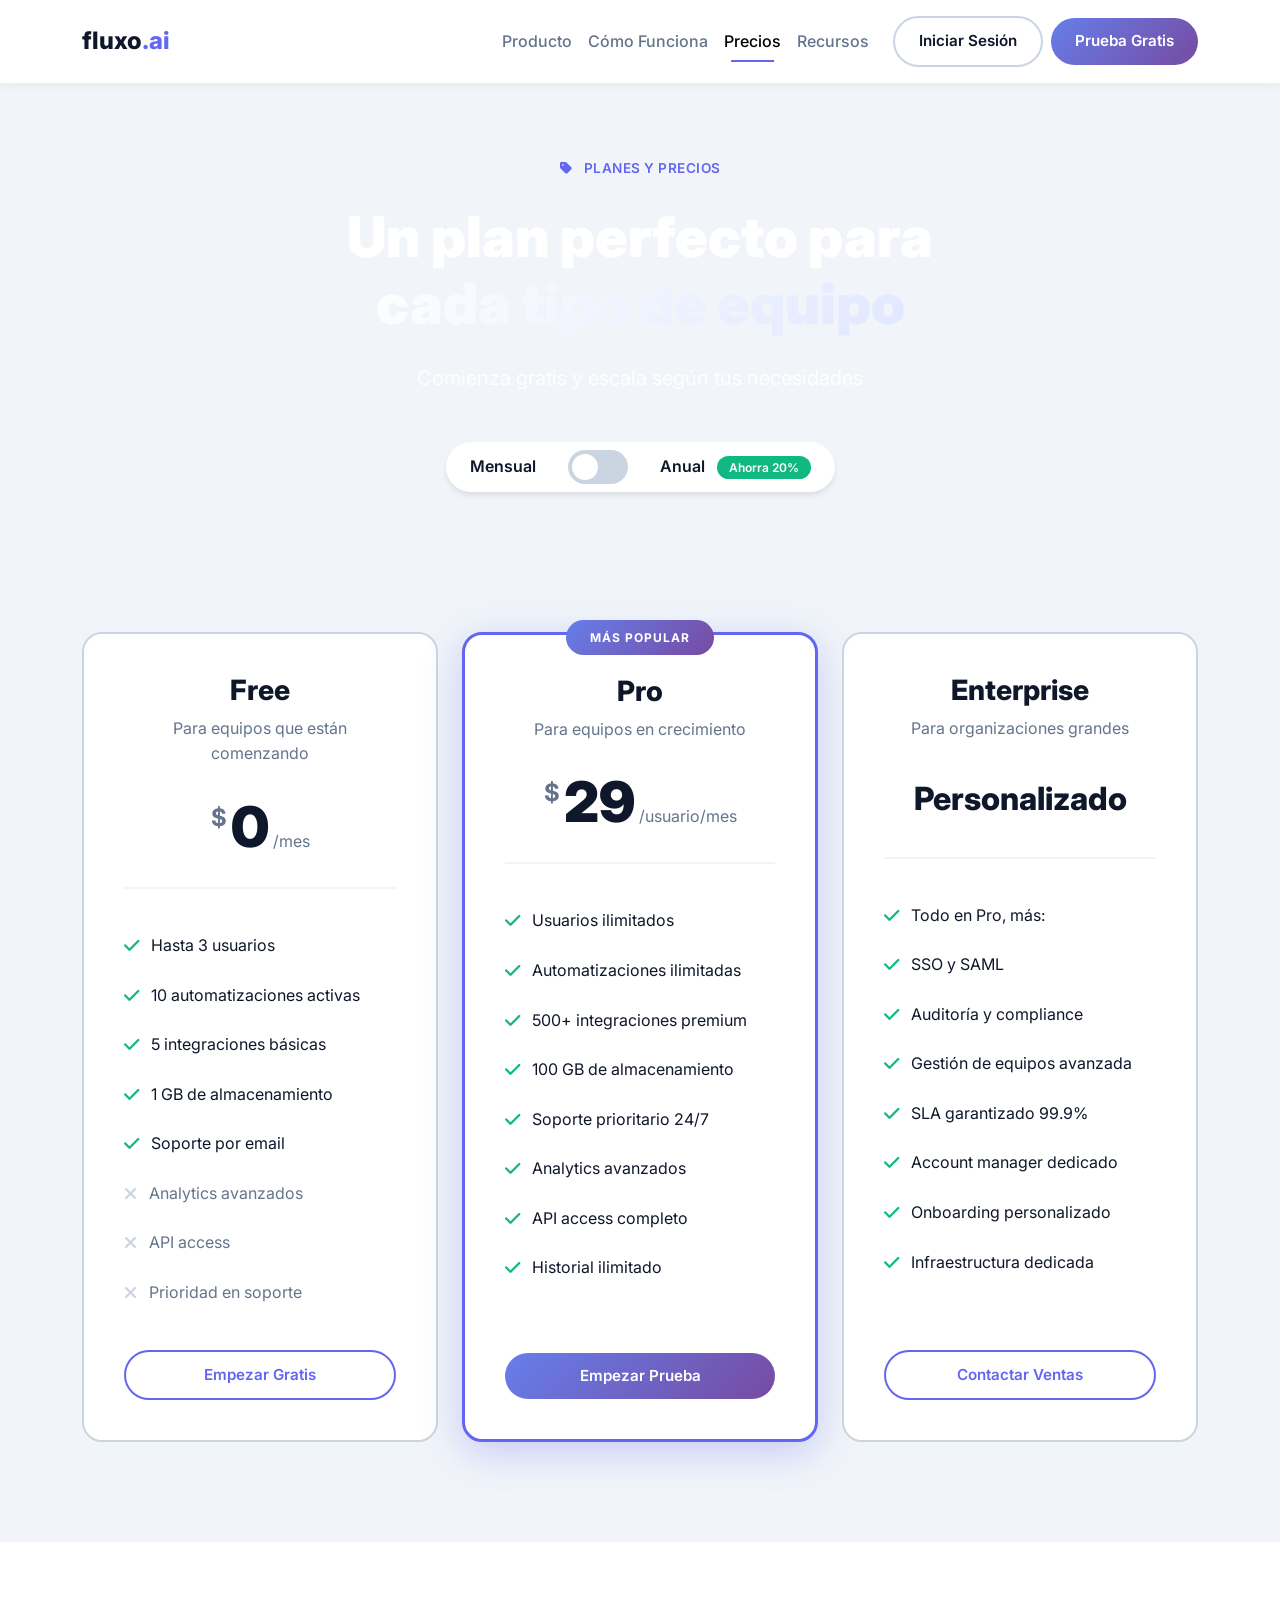
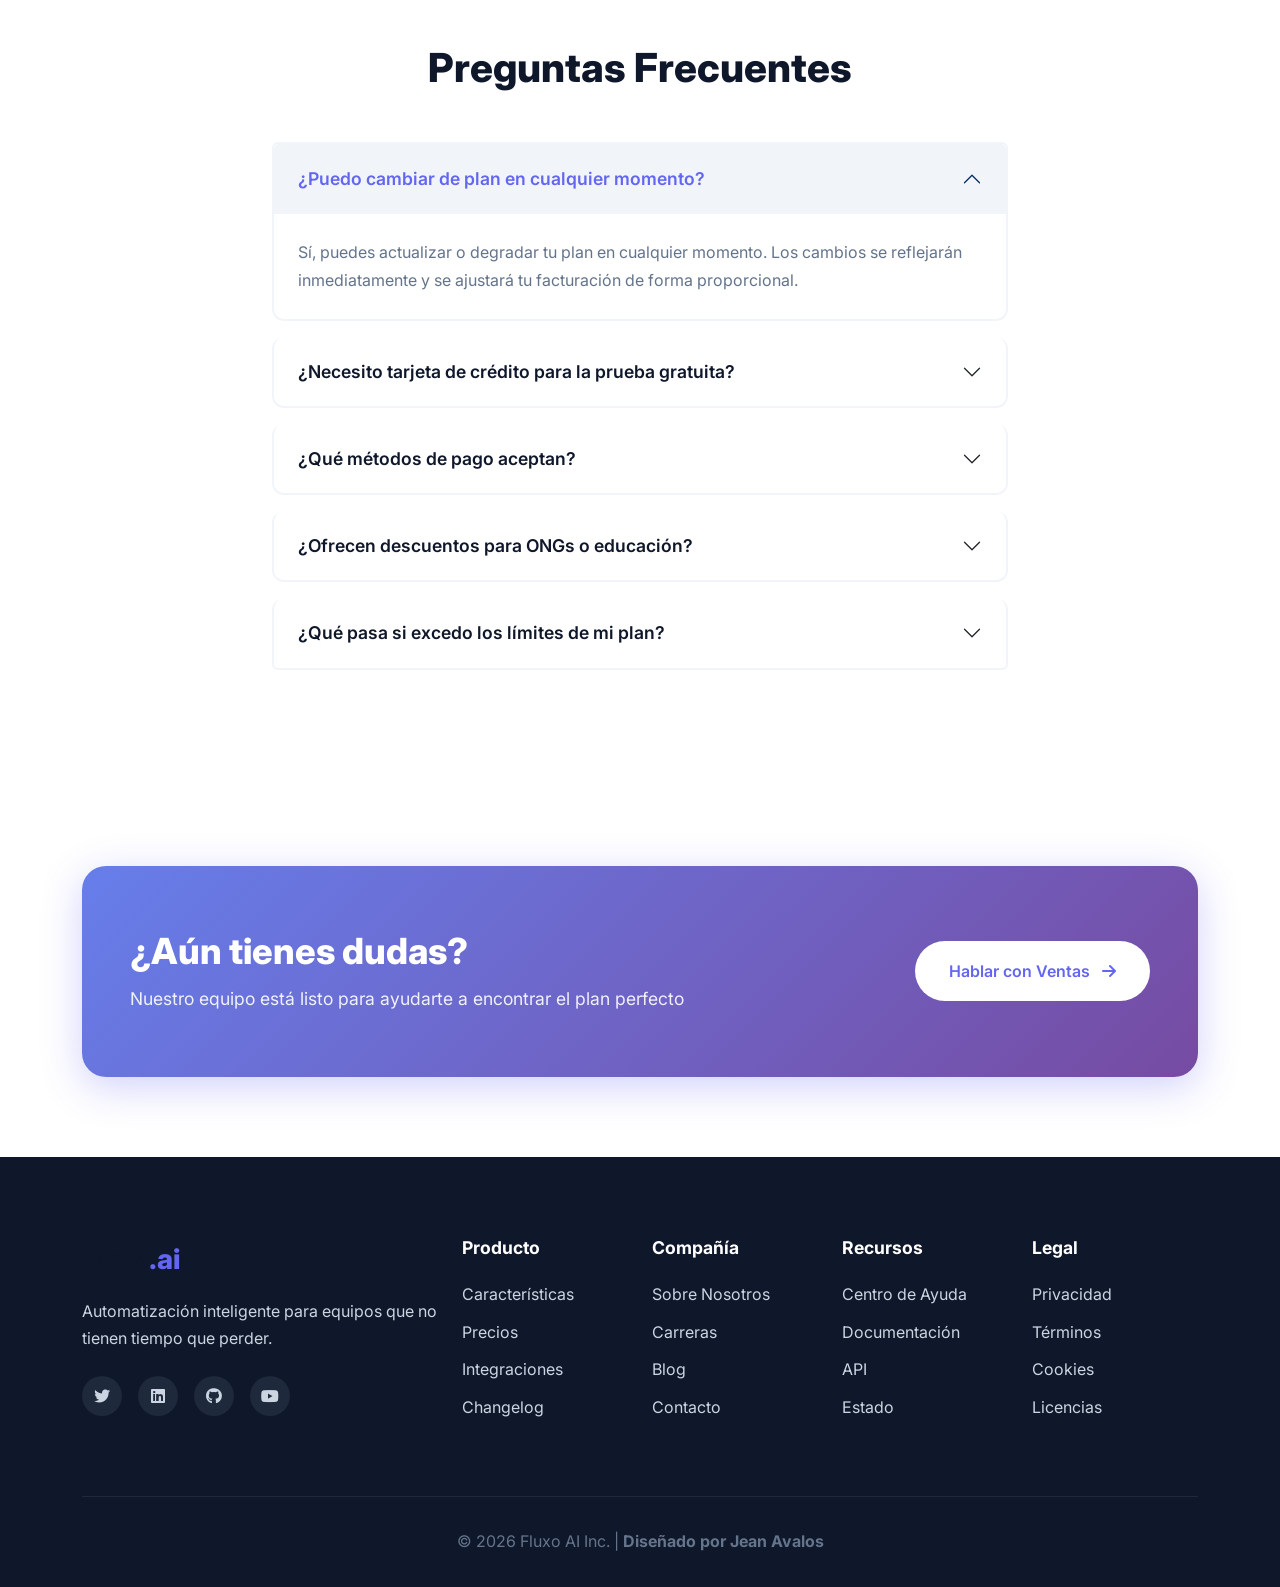
<file: precios.html>
<!DOCTYPE html>
<html lang="es">
<head>
    <meta charset="UTF-8">
    <meta name="viewport" content="width=device-width, initial-scale=1.0">
    <title>Precios | Fluxo AI</title>
    
    <link rel="icon" type="image/svg+xml" href="data:image/svg+xml,<svg xmlns='http://www.w3.org/2000/svg' viewBox='0 0 100 100'><text y='.9em' font-size='90'>⚡</text></svg>">
    
    <link href="https://cdn.jsdelivr.net/npm/bootstrap@5.3.0/dist/css/bootstrap.min.css" rel="stylesheet">
    <link href="https://fonts.googleapis.com/css2?family=Inter:wght@300;400;500;600;700;800;900&display=swap" rel="stylesheet">
    <link rel="stylesheet" href="https://cdnjs.cloudflare.com/ajax/libs/font-awesome/6.4.0/css/all.min.css">
    <link href="https://unpkg.com/aos@2.3.1/dist/aos.css" rel="stylesheet">
    <link rel="stylesheet" href="style.css">
</head>
<body>

    <!-- Navbar -->
    <nav class="navbar navbar-expand-lg fixed-top" id="mainNav">
        <div class="container">
            <a class="navbar-brand" href="index.html">
                <span class="brand-text">fluxo</span><span class="brand-accent">.ai</span>
            </a>
            <button class="navbar-toggler" type="button" data-bs-toggle="collapse" data-bs-target="#navbarNav">
                <span class="navbar-toggler-icon"></span>
            </button>
            <div class="collapse navbar-collapse" id="navbarNav">
                <ul class="navbar-nav ms-auto align-items-lg-center">
                    <li class="nav-item"><a class="nav-link" href="index.html#features">Producto</a></li>
                    <li class="nav-item"><a class="nav-link" href="index.html#how-it-works">Cómo Funciona</a></li>
                    <li class="nav-item"><a class="nav-link active" href="precios.html">Precios</a></li>
                    <li class="nav-item"><a class="nav-link" href="recursos.html">Recursos</a></li>
                    <li class="nav-item ms-lg-3">
                        <a class="btn btn-outline" href="#">Iniciar Sesión</a>
                    </li>
                    <li class="nav-item ms-2">
                        <a class="btn btn-primary" href="#">Prueba Gratis</a>
                    </li>
                </ul>
            </div>
        </div>
    </nav>

    <!-- Pricing Hero -->
    <section class="pricing-hero">
        <div class="container">
            <div class="text-center">
                <div class="badge-pill mb-3" data-aos="fade-down">
                    <i class="fas fa-tag me-2"></i>
                    PLANES Y PRECIOS
                </div>
                <h1 class="hero-title" data-aos="fade-up" data-aos-delay="100">
                    Un plan perfecto para<br>
                    <span class="gradient-text">cada tipo de equipo</span>
                </h1>
                <p class="hero-subtitle mb-5" data-aos="fade-up" data-aos-delay="200">
                    Comienza gratis y escala según tus necesidades
                </p>

                <!-- Billing Toggle -->
                <div class="billing-toggle" data-aos="fade-up" data-aos-delay="300">
                    <span class="billing-label">Mensual</span>
                    <label class="toggle-switch">
                        <input type="checkbox" id="billingToggle">
                        <span class="toggle-slider"></span>
                    </label>
                    <span class="billing-label">Anual <span class="save-badge">Ahorra 20%</span></span>
                </div>
            </div>
        </div>
    </section>

    <!-- Pricing Cards -->
    <section class="pricing-section">
        <div class="container">
            <div class="row g-4 justify-content-center">
                <!-- Free Plan -->
                <div class="col-lg-4 col-md-6" data-aos="fade-up" data-aos-delay="100">
                    <div class="pricing-card">
                        <div class="pricing-header">
                            <h3 class="plan-name">Free</h3>
                            <p class="plan-desc">Para equipos que están comenzando</p>
                        </div>
                        <div class="pricing-price">
                            <span class="currency">$</span>
                            <span class="amount monthly-price">0</span>
                            <span class="amount annual-price" style="display: none;">0</span>
                            <span class="period">/mes</span>
                        </div>
                        <ul class="pricing-features">
                            <li><i class="fas fa-check"></i> Hasta 3 usuarios</li>
                            <li><i class="fas fa-check"></i> 10 automatizaciones activas</li>
                            <li><i class="fas fa-check"></i> 5 integraciones básicas</li>
                            <li><i class="fas fa-check"></i> 1 GB de almacenamiento</li>
                            <li><i class="fas fa-check"></i> Soporte por email</li>
                            <li class="disabled"><i class="fas fa-times"></i> Analytics avanzados</li>
                            <li class="disabled"><i class="fas fa-times"></i> API access</li>
                            <li class="disabled"><i class="fas fa-times"></i> Prioridad en soporte</li>
                        </ul>
                        <a href="#" class="btn btn-outline-primary btn-block">Empezar Gratis</a>
                    </div>
                </div>

                <!-- Pro Plan -->
                <div class="col-lg-4 col-md-6" data-aos="fade-up" data-aos-delay="200">
                    <div class="pricing-card featured">
                        <div class="popular-badge">MÁS POPULAR</div>
                        <div class="pricing-header">
                            <h3 class="plan-name">Pro</h3>
                            <p class="plan-desc">Para equipos en crecimiento</p>
                        </div>
                        <div class="pricing-price">
                            <span class="currency">$</span>
                            <span class="amount monthly-price">29</span>
                            <span class="amount annual-price" style="display: none;">23</span>
                            <span class="period">/usuario/mes</span>
                        </div>
                        <ul class="pricing-features">
                            <li><i class="fas fa-check"></i> Usuarios ilimitados</li>
                            <li><i class="fas fa-check"></i> Automatizaciones ilimitadas</li>
                            <li><i class="fas fa-check"></i> 500+ integraciones premium</li>
                            <li><i class="fas fa-check"></i> 100 GB de almacenamiento</li>
                            <li><i class="fas fa-check"></i> Soporte prioritario 24/7</li>
                            <li><i class="fas fa-check"></i> Analytics avanzados</li>
                            <li><i class="fas fa-check"></i> API access completo</li>
                            <li><i class="fas fa-check"></i> Historial ilimitado</li>
                        </ul>
                        <a href="#" class="btn btn-primary btn-block">Empezar Prueba</a>
                    </div>
                </div>

                <!-- Enterprise Plan -->
                <div class="col-lg-4 col-md-6" data-aos="fade-up" data-aos-delay="300">
                    <div class="pricing-card">
                        <div class="pricing-header">
                            <h3 class="plan-name">Enterprise</h3>
                            <p class="plan-desc">Para organizaciones grandes</p>
                        </div>
                        <div class="pricing-price">
                            <span class="custom-price">Personalizado</span>
                        </div>
                        <ul class="pricing-features">
                            <li><i class="fas fa-check"></i> Todo en Pro, más:</li>
                            <li><i class="fas fa-check"></i> SSO y SAML</li>
                            <li><i class="fas fa-check"></i> Auditoría y compliance</li>
                            <li><i class="fas fa-check"></i> Gestión de equipos avanzada</li>
                            <li><i class="fas fa-check"></i> SLA garantizado 99.9%</li>
                            <li><i class="fas fa-check"></i> Account manager dedicado</li>
                            <li><i class="fas fa-check"></i> Onboarding personalizado</li>
                            <li><i class="fas fa-check"></i> Infraestructura dedicada</li>
                        </ul>
                        <a href="#" class="btn btn-outline-primary btn-block">Contactar Ventas</a>
                    </div>
                </div>
            </div>
        </div>
    </section>

    <!-- FAQ Section -->
    <section class="faq-section">
        <div class="container">
            <div class="section-header text-center">
                <h2 class="section-title" data-aos="fade-up">
                    Preguntas Frecuentes
                </h2>
            </div>

            <div class="row justify-content-center mt-5">
                <div class="col-lg-8">
                    <div class="accordion" id="faqAccordion">
                        <div class="accordion-item" data-aos="fade-up" data-aos-delay="100">
                            <h2 class="accordion-header">
                                <button class="accordion-button" type="button" data-bs-toggle="collapse" data-bs-target="#faq1">
                                    ¿Puedo cambiar de plan en cualquier momento?
                                </button>
                            </h2>
                            <div id="faq1" class="accordion-collapse collapse show" data-bs-parent="#faqAccordion">
                                <div class="accordion-body">
                                    Sí, puedes actualizar o degradar tu plan en cualquier momento. Los cambios se reflejarán inmediatamente y se ajustará tu facturación de forma proporcional.
                                </div>
                            </div>
                        </div>

                        <div class="accordion-item" data-aos="fade-up" data-aos-delay="200">
                            <h2 class="accordion-header">
                                <button class="accordion-button collapsed" type="button" data-bs-toggle="collapse" data-bs-target="#faq2">
                                    ¿Necesito tarjeta de crédito para la prueba gratuita?
                                </button>
                            </h2>
                            <div id="faq2" class="accordion-collapse collapse" data-bs-parent="#faqAccordion">
                                <div class="accordion-body">
                                    No, puedes comenzar con el plan Free sin necesidad de ingresar información de pago. Solo necesitarás una tarjeta cuando decidas actualizar a Pro o Enterprise.
                                </div>
                            </div>
                        </div>

                        <div class="accordion-item" data-aos="fade-up" data-aos-delay="300">
                            <h2 class="accordion-header">
                                <button class="accordion-button collapsed" type="button" data-bs-toggle="collapse" data-bs-target="#faq3">
                                    ¿Qué métodos de pago aceptan?
                                </button>
                            </h2>
                            <div id="faq3" class="accordion-collapse collapse" data-bs-parent="#faqAccordion">
                                <div class="accordion-body">
                                    Aceptamos todas las principales tarjetas de crédito (Visa, Mastercard, American Express), transferencias bancarias y PayPal. Para planes Enterprise ofrecemos facturación anual.
                                </div>
                            </div>
                        </div>

                        <div class="accordion-item" data-aos="fade-up" data-aos-delay="400">
                            <h2 class="accordion-header">
                                <button class="accordion-button collapsed" type="button" data-bs-toggle="collapse" data-bs-target="#faq4">
                                    ¿Ofrecen descuentos para ONGs o educación?
                                </button>
                            </h2>
                            <div id="faq4" class="accordion-collapse collapse" data-bs-parent="#faqAccordion">
                                <div class="accordion-body">
                                    Sí, ofrecemos descuentos especiales del 30% para organizaciones sin fines de lucro e instituciones educativas. Contacta a nuestro equipo de ventas para más información.
                                </div>
                            </div>
                        </div>

                        <div class="accordion-item" data-aos="fade-up" data-aos-delay="500">
                            <h2 class="accordion-header">
                                <button class="accordion-button collapsed" type="button" data-bs-toggle="collapse" data-bs-target="#faq5">
                                    ¿Qué pasa si excedo los límites de mi plan?
                                </button>
                            </h2>
                            <div id="faq5" class="accordion-collapse collapse" data-bs-parent="#faqAccordion">
                                <div class="accordion-body">
                                    Te notificaremos cuando estés cerca de alcanzar los límites de tu plan. Puedes actualizar en cualquier momento o continuar con funcionalidad limitada hasta el próximo ciclo de facturación.
                                </div>
                            </div>
                        </div>
                    </div>
                </div>
            </div>
        </div>
    </section>

    <!-- CTA Section -->
    <section class="cta-section">
        <div class="container">
            <div class="cta-box" data-aos="zoom-in">
                <div class="row align-items-center">
                    <div class="col-lg-8">
                        <h2 class="cta-title">¿Aún tienes dudas?</h2>
                        <p class="cta-subtitle">Nuestro equipo está listo para ayudarte a encontrar el plan perfecto</p>
                    </div>
                    <div class="col-lg-4 text-lg-end">
                        <a href="#" class="btn btn-light btn-lg">
                            Hablar con Ventas
                            <i class="fas fa-arrow-right ms-2"></i>
                        </a>
                    </div>
                </div>
            </div>
        </div>
    </section>

    <!-- Footer -->
    <footer class="footer">
        <div class="container">
            <div class="row g-4">
                <div class="col-lg-4">
                    <div class="footer-brand">
                        <span class="brand-text">fluxo</span><span class="brand-accent">.ai</span>
                    </div>
                    <p class="footer-desc">Automatización inteligente para equipos que no tienen tiempo que perder.</p>
                    <div class="social-links">
                        <a href="#"><i class="fab fa-twitter"></i></a>
                        <a href="#"><i class="fab fa-linkedin"></i></a>
                        <a href="#"><i class="fab fa-github"></i></a>
                        <a href="#"><i class="fab fa-youtube"></i></a>
                    </div>
                </div>

                <div class="col-lg-2 col-md-4">
                    <h5 class="footer-title">Producto</h5>
                    <ul class="footer-links">
                        <li><a href="index.html#features">Características</a></li>
                        <li><a href="precios.html">Precios</a></li>
                        <li><a href="#">Integraciones</a></li>
                        <li><a href="#">Changelog</a></li>
                    </ul>
                </div>

                <div class="col-lg-2 col-md-4">
                    <h5 class="footer-title">Compañía</h5>
                    <ul class="footer-links">
                        <li><a href="#">Sobre Nosotros</a></li>
                        <li><a href="#">Carreras</a></li>
                        <li><a href="#">Blog</a></li>
                        <li><a href="#">Contacto</a></li>
                    </ul>
                </div>

                <div class="col-lg-2 col-md-4">
                    <h5 class="footer-title">Recursos</h5>
                    <ul class="footer-links">
                        <li><a href="recursos.html">Centro de Ayuda</a></li>
                        <li><a href="#">Documentación</a></li>
                        <li><a href="#">API</a></li>
                        <li><a href="#">Estado</a></li>
                    </ul>
                </div>

                <div class="col-lg-2 col-md-4">
                    <h5 class="footer-title">Legal</h5>
                    <ul class="footer-links">
                        <li><a href="#">Privacidad</a></li>
                        <li><a href="#">Términos</a></li>
                        <li><a href="#">Cookies</a></li>
                        <li><a href="#">Licencias</a></li>
                    </ul>
                </div>
            </div>

            <div class="footer-bottom">
                <p>&copy; 2026 Fluxo AI Inc. | <strong>Diseñado por Jean Avalos</strong></p>
            </div>
        </div>
    </footer>

    <!-- Scripts -->
    <script src="https://cdn.jsdelivr.net/npm/bootstrap@5.3.0/dist/js/bootstrap.bundle.min.js"></script>
    <script src="https://unpkg.com/aos@2.3.1/dist/aos.js"></script>
    <script src="main.js"></script>
</body>

</html>
</file>
<file: style.css>
/* =================================
   FLUXO AI - MODERN SAAS DESIGN
   Designed by Jean Avalos
   ================================= */

/* ============ ROOT VARIABLES ============ */
:root {
    /* Primary Colors */
    --primary: #6366f1;
    --primary-dark: #4f46e5;
    --primary-light: #818cf8;
    
    /* Accent Colors */
    --accent: #8b5cf6;
    --accent-light: #a78bfa;
    
    /* Neutral Colors */
    --dark: #0f172a;
    --dark-light: #1e293b;
    --gray: #64748b;
    --gray-light: #cbd5e1;
    --light: #f1f5f9;
    --white: #ffffff;
    
    /* Gradient Colors */
    --gradient-1: linear-gradient(135deg, #667eea 0%, #764ba2 100%);
    --gradient-2: linear-gradient(135deg, #f093fb 0%, #f5576c 100%);
    --gradient-3: linear-gradient(135deg, #4facfe 0%, #00f2fe 100%);
    --gradient-4: linear-gradient(135deg, #43e97b 0%, #38f9d7 100%);
    --gradient-5: linear-gradient(135deg, #fa709a 0%, #fee140 100%);
    --gradient-6: linear-gradient(135deg, #30cfd0 0%, #330867 100%);
    --gradient-primary: linear-gradient(135deg, #667eea 0%, #764ba2 100%);
    
    /* Shadows */
    --shadow-sm: 0 1px 2px 0 rgba(0, 0, 0, 0.05);
    --shadow: 0 4px 6px -1px rgba(0, 0, 0, 0.1);
    --shadow-md: 0 10px 15px -3px rgba(0, 0, 0, 0.1);
    --shadow-lg: 0 20px 25px -5px rgba(0, 0, 0, 0.1);
    --shadow-xl: 0 25px 50px -12px rgba(0, 0, 0, 0.25);
    --shadow-blue: 0 10px 40px rgba(99, 102, 241, 0.3);
    
    /* Spacing */
    --section-padding: 100px 0;
    
    /* Typography */
    --font-primary: 'Inter', -apple-system, BlinkMacSystemFont, sans-serif;
}

/* ============ GLOBAL STYLES ============ */
* {
    margin: 0;
    padding: 0;
    box-sizing: border-box;
}

html {
    scroll-behavior: smooth;
    overflow-x: hidden;
}

body {
    font-family: var(--font-primary);
    font-size: 16px;
    line-height: 1.6;
    color: var(--dark);
    background-color: var(--white);
    overflow-x: hidden;
}

img {
    max-width: 100%;
    height: auto;
    display: block;
}

a {
    text-decoration: none;
    transition: all 0.3s ease;
}

/* ============ PRELOADER ============ */
#preloader {
    position: fixed;
    top: 0;
    left: 0;
    right: 0;
    bottom: 0;
    background: var(--white);
    z-index: 9999;
    display: flex;
    align-items: center;
    justify-content: center;
}

.loader-content {
    text-align: center;
}

.spinner {
    width: 50px;
    height: 50px;
    border: 4px solid var(--light);
    border-top-color: var(--primary);
    border-radius: 50%;
    animation: spin 0.8s linear infinite;
}

@keyframes spin {
    to { transform: rotate(360deg); }
}

/* ============ NAVBAR ============ */
.navbar {
    background: rgba(255, 255, 255, 0.95);
    backdrop-filter: blur(10px);
    padding: 1rem 0;
    transition: all 0.3s ease;
    box-shadow: 0 2px 10px rgba(0, 0, 0, 0.05);
}

.navbar.scrolled {
    box-shadow: var(--shadow-md);
}

.navbar-brand {
    font-size: 1.5rem;
    font-weight: 800;
    color: var(--dark);
    transition: all 0.3s ease;
}

.brand-text {
    color: var(--dark);
}

.brand-accent {
    color: var(--primary);
}

.navbar-brand:hover {
    transform: translateY(-2px);
}

.navbar-toggler {
    border: none;
    padding: 0.5rem;
}

.navbar-toggler:focus {
    box-shadow: none;
}

.navbar-toggler-icon {
    background-image: url("data:image/svg+xml,%3csvg xmlns='http://www.w3.org/2000/svg' viewBox='0 0 30 30'%3e%3cpath stroke='rgba(15, 23, 42, 1)' stroke-linecap='round' stroke-miterlimit='10' stroke-width='2' d='M4 7h22M4 15h22M4 23h22'/%3e%3c/svg%3e");
}

.nav-link {
    color: var(--gray);
    font-weight: 500;
    padding: 0.5rem 1rem;
    transition: all 0.3s ease;
    position: relative;
}

.nav-link:hover,
.nav-link.active {
    color: var(--primary);
}

.nav-link::after {
    content: '';
    position: absolute;
    bottom: 0;
    left: 50%;
    transform: translateX(-50%);
    width: 0;
    height: 2px;
    background: var(--primary);
    transition: width 0.3s ease;
}

.nav-link:hover::after,
.nav-link.active::after {
    width: 60%;
}

/* ============ BUTTONS ============ */
.btn {
    font-weight: 600;
    padding: 0.75rem 1.5rem;
    border-radius: 50px;
    transition: all 0.3s ease;
    border: 2px solid transparent;
    font-size: 0.95rem;
    text-transform: none;
}

.btn-primary {
    background: var(--gradient-primary);
    color: var(--white);
    border: none;
}

.btn-primary:hover {
    transform: translateY(-2px);
    box-shadow: var(--shadow-blue);
    color: var(--white);
}

.btn-outline {
    background: transparent;
    color: var(--dark);
    border: 2px solid var(--gray-light);
}

.btn-outline:hover {
    background: var(--dark);
    color: var(--white);
    border-color: var(--dark);
}

.btn-outline-primary {
    background: transparent;
    color: var(--primary);
    border: 2px solid var(--primary);
}

.btn-outline-primary:hover {
    background: var(--primary);
    color: var(--white);
    transform: translateY(-2px);
}

.btn-outline-light {
    background: transparent;
    color: var(--white);
    border: 2px solid rgba(255, 255, 255, 0.3);
}

.btn-outline-light:hover {
    background: var(--white);
    color: var(--primary);
    border-color: var(--white);
}

.btn-light {
    background: var(--white);
    color: var(--primary);
}

.btn-light:hover {
    transform: translateY(-2px);
    box-shadow: var(--shadow-lg);
    color: var(--primary);
}

.btn-lg {
    padding: 1rem 2rem;
    font-size: 1rem;
}

.btn-block {
    width: 100%;
}

/* ============ BADGE & PILLS ============ */
.badge-pill {
    display: inline-block;
    padding: 0.5rem 1.25rem;
    background: var(--light);
    color: var(--primary);
    border-radius: 50px;
    font-size: 0.85rem;
    font-weight: 600;
    letter-spacing: 0.5px;
}

/* ============ HERO SECTION ============ */
.hero-section {
    padding: 150px 0 100px;
    background: linear-gradient(135deg, #667eea 0%, #764ba2 100%);
    position: relative;
    overflow: hidden;
}

.hero-section::before {
    content: '';
    position: absolute;
    top: 0;
    left: 0;
    right: 0;
    bottom: 0;
    background: url("data:image/svg+xml,%3Csvg width='60' height='60' viewBox='0 0 60 60' xmlns='http://www.w3.org/2000/svg'%3E%3Cg fill='none' fill-rule='evenodd'%3E%3Cg fill='%23ffffff' fill-opacity='0.05'%3E%3Cpath d='M36 34v-4h-2v4h-4v2h4v4h2v-4h4v-2h-4zm0-30V0h-2v4h-4v2h4v4h2V6h4V4h-4zM6 34v-4H4v4H0v2h4v4h2v-4h4v-2H6zM6 4V0H4v4H0v2h4v4h2V6h4V4H6z'/%3E%3C/g%3E%3C/g%3E%3C/svg%3E");
    opacity: 0.5;
}

.hero-section .container {
    position: relative;
    z-index: 1;
}

.hero-title {
    font-size: 3.5rem;
    font-weight: 900;
    line-height: 1.2;
    color: var(--white);
    margin-bottom: 1.5rem;
}

.gradient-text {
    background: linear-gradient(135deg, #fff 0%, #e0e7ff 100%);
    -webkit-background-clip: text;
    -webkit-text-fill-color: transparent;
    background-clip: text;
}

.hero-subtitle {
    font-size: 1.25rem;
    color: rgba(255, 255, 255, 0.9);
    margin-bottom: 2rem;
    max-width: 650px;
    margin-left: auto;
    margin-right: auto;
}

.hero-cta {
    margin-bottom: 4rem;
}

.dashboard-preview {
    margin-top: 4rem;
}

.preview-wrapper {
    position: relative;
    border-radius: 20px;
    overflow: hidden;
    box-shadow: 0 30px 60px rgba(0, 0, 0, 0.3);
}

.preview-wrapper img {
    width: 100%;
    display: block;
    border-radius: 20px;
}

.preview-overlay {
    position: absolute;
    top: 0;
    left: 0;
    right: 0;
    bottom: 0;
    background: linear-gradient(to bottom, transparent 0%, rgba(0, 0, 0, 0.3) 100%);
}

.preview-stats {
    position: absolute;
    bottom: 2rem;
    left: 2rem;
    right: 2rem;
    display: flex;
    gap: 1rem;
    flex-wrap: wrap;
}

.stat-item {
    background: rgba(255, 255, 255, 0.95);
    backdrop-filter: blur(10px);
    padding: 1rem 1.5rem;
    border-radius: 12px;
    display: flex;
    align-items: center;
    gap: 0.75rem;
    box-shadow: var(--shadow-md);
}

.stat-item i {
    color: var(--primary);
    font-size: 1.5rem;
}

.stat-item span {
    font-weight: 600;
    color: var(--dark);
    font-size: 0.95rem;
}

/* ============ TRUST SECTION ============ */
.trust-section {
    padding: 60px 0;
    background: var(--white);
    border-bottom: 1px solid var(--gray-light);
}

.trust-text {
    text-align: center;
    font-size: 0.85rem;
    font-weight: 600;
    letter-spacing: 1px;
    color: var(--gray);
    margin-bottom: 2rem;
}

.brands-grid {
    display: flex;
    justify-content: center;
    align-items: center;
    gap: 3rem;
    flex-wrap: wrap;
}

.brand-item {
    font-size: 2rem;
    color: var(--gray);
    opacity: 0.5;
    transition: all 0.3s ease;
}

.brand-item:hover {
    opacity: 1;
    transform: scale(1.1);
}

/* ============ SECTION HEADERS ============ */
.section-header {
    margin-bottom: 3rem;
}

.section-title {
    font-size: 2.5rem;
    font-weight: 800;
    line-height: 1.3;
    color: var(--dark);
    margin-bottom: 1rem;
}

.section-subtitle {
    font-size: 1.15rem;
    color: var(--gray);
    max-width: 600px;
    margin: 0 auto;
}

/* ============ FEATURES SECTION ============ */
.features-section {
    padding: var(--section-padding);
    background: var(--white);
}

.feature-card {
    background: var(--white);
    padding: 2rem;
    border-radius: 16px;
    border: 2px solid var(--light);
    transition: all 0.3s ease;
    height: 100%;
}

.feature-card:hover {
    transform: translateY(-5px);
    box-shadow: var(--shadow-lg);
    border-color: var(--primary);
}

.feature-icon {
    width: 70px;
    height: 70px;
    border-radius: 16px;
    display: flex;
    align-items: center;
    justify-content: center;
    margin-bottom: 1.5rem;
    font-size: 1.75rem;
    color: var(--white);
}

.gradient-1 { background: var(--gradient-1); }
.gradient-2 { background: var(--gradient-2); }
.gradient-3 { background: var(--gradient-3); }
.gradient-4 { background: var(--gradient-4); }
.gradient-5 { background: var(--gradient-5); }
.gradient-6 { background: var(--gradient-6); }

.feature-card h3 {
    font-size: 1.25rem;
    font-weight: 700;
    color: var(--dark);
    margin-bottom: 0.75rem;
}

.feature-card p {
    color: var(--gray);
    margin: 0;
    line-height: 1.7;
}

/* ============ HOW IT WORKS SECTION ============ */
.how-it-works-section {
    padding: var(--section-padding);
    background: var(--light);
}

.steps-container {
    display: flex;
    flex-direction: column;
    gap: 2rem;
}

.step-item {
    display: flex;
    gap: 1.5rem;
    align-items: flex-start;
    padding: 2rem;
    background: var(--white);
    border-radius: 16px;
    transition: all 0.3s ease;
    border: 2px solid transparent;
}

.step-item:hover {
    transform: translateX(10px);
    box-shadow: var(--shadow-md);
    border-color: var(--primary);
}

.step-number {
    font-size: 2.5rem;
    font-weight: 900;
    background: var(--gradient-primary);
    -webkit-background-clip: text;
    -webkit-text-fill-color: transparent;
    background-clip: text;
    line-height: 1;
    flex-shrink: 0;
}

.step-content h3 {
    font-size: 1.35rem;
    font-weight: 700;
    color: var(--dark);
    margin-bottom: 0.5rem;
}

.step-content p {
    color: var(--gray);
    margin: 0;
}

.workflow-visual {
    position: relative;
}

.workflow-visual img {
    border-radius: 20px;
    box-shadow: var(--shadow-xl);
}

.workflow-badge {
    position: absolute;
    bottom: 2rem;
    right: 2rem;
    background: var(--white);
    padding: 1rem 1.5rem;
    border-radius: 12px;
    box-shadow: var(--shadow-lg);
    display: flex;
    align-items: center;
    gap: 0.75rem;
}

.workflow-badge i {
    color: #10b981;
    font-size: 1.5rem;
}

.workflow-badge span {
    font-weight: 600;
    color: var(--dark);
}

/* ============ STATS SECTION ============ */
.stats-section {
    padding: var(--section-padding);
    background: var(--dark);
}

.stat-box {
    padding: 2rem;
}

.stat-number {
    font-size: 3.5rem;
    font-weight: 900;
    background: var(--gradient-primary);
    -webkit-background-clip: text;
    -webkit-text-fill-color: transparent;
    background-clip: text;
    margin-bottom: 0.5rem;
}

.stat-label {
    color: var(--gray-light);
    font-size: 1.1rem;
    font-weight: 500;
}

/* ============ CTA SECTION ============ */
.cta-section {
    padding: 80px 0;
    background: var(--white);
}

.cta-box {
    background: var(--gradient-primary);
    padding: 4rem 3rem;
    border-radius: 24px;
    box-shadow: var(--shadow-blue);
}

.cta-title {
    font-size: 2.25rem;
    font-weight: 800;
    color: var(--white);
    margin-bottom: 0.75rem;
}

.cta-subtitle {
    font-size: 1.1rem;
    color: rgba(255, 255, 255, 0.9);
    margin: 0;
}

/* ============ PRICING SECTIONS ============ */
.pricing-hero {
    padding: 150px 0 80px;
    background: var(--light);
}

.billing-toggle {
    display: inline-flex;
    align-items: center;
    gap: 1rem;
    background: var(--white);
    padding: 0.5rem;
    border-radius: 50px;
    box-shadow: var(--shadow);
}

.billing-label {
    font-weight: 600;
    color: var(--dark);
    padding: 0 1rem;
}

.toggle-switch {
    position: relative;
    display: inline-block;
    width: 60px;
    height: 34px;
    margin: 0;
}

.toggle-switch input {
    opacity: 0;
    width: 0;
    height: 0;
}

.toggle-slider {
    position: absolute;
    cursor: pointer;
    top: 0;
    left: 0;
    right: 0;
    bottom: 0;
    background: var(--gray-light);
    transition: 0.4s;
    border-radius: 34px;
}

.toggle-slider:before {
    position: absolute;
    content: "";
    height: 26px;
    width: 26px;
    left: 4px;
    bottom: 4px;
    background: var(--white);
    transition: 0.4s;
    border-radius: 50%;
}

input:checked + .toggle-slider {
    background: var(--primary);
}

input:checked + .toggle-slider:before {
    transform: translateX(26px);
}

.save-badge {
    background: #10b981;
    color: var(--white);
    padding: 0.25rem 0.75rem;
    border-radius: 20px;
    font-size: 0.75rem;
    margin-left: 0.5rem;
}

.pricing-section {
    padding: 60px 0 100px;
    background: var(--light);
}

.pricing-card {
    background: var(--white);
    border-radius: 20px;
    padding: 2.5rem;
    border: 2px solid var(--gray-light);
    transition: all 0.3s ease;
    height: 100%;
    display: flex;
    flex-direction: column;
    position: relative;
}

.pricing-card:hover {
    transform: translateY(-10px);
    box-shadow: var(--shadow-xl);
    border-color: var(--primary);
}

.pricing-card.featured {
    border-color: var(--primary);
    border-width: 3px;
    box-shadow: var(--shadow-blue);
}

.popular-badge {
    position: absolute;
    top: -15px;
    left: 50%;
    transform: translateX(-50%);
    background: var(--gradient-primary);
    color: var(--white);
    padding: 0.5rem 1.5rem;
    border-radius: 50px;
    font-size: 0.75rem;
    font-weight: 700;
    letter-spacing: 1px;
}

.pricing-header {
    text-align: center;
    margin-bottom: 2rem;
}

.plan-name {
    font-size: 1.75rem;
    font-weight: 800;
    color: var(--dark);
    margin-bottom: 0.5rem;
}

.plan-desc {
    color: var(--gray);
    margin: 0;
}

.pricing-price {
    text-align: center;
    margin-bottom: 2rem;
    padding-bottom: 2rem;
    border-bottom: 2px solid var(--light);
}

.currency {
    font-size: 1.5rem;
    font-weight: 700;
    color: var(--gray);
    vertical-align: top;
}

.amount {
    font-size: 3.5rem;
    font-weight: 900;
    color: var(--dark);
    line-height: 1;
}

.period {
    color: var(--gray);
    font-size: 1rem;
}

.custom-price {
    font-size: 2rem;
    font-weight: 800;
    color: var(--dark);
}

.pricing-features {
    list-style: none;
    padding: 0;
    margin: 0 0 2rem 0;
    flex-grow: 1;
}

.pricing-features li {
    padding: 0.75rem 0;
    color: var(--dark);
    display: flex;
    align-items: center;
    gap: 0.75rem;
}

.pricing-features li i {
    color: #10b981;
    font-size: 1.1rem;
}

.pricing-features li.disabled {
    color: var(--gray);
}

.pricing-features li.disabled i {
    color: var(--gray-light);
}

/* ============ FAQ SECTION ============ */
.faq-section {
    padding: var(--section-padding);
    background: var(--white);
}

.accordion-item {
    border: 2px solid var(--light);
    border-radius: 12px;
    margin-bottom: 1rem;
    overflow: hidden;
}

.accordion-button {
    background: var(--white);
    color: var(--dark);
    font-weight: 600;
    padding: 1.5rem;
    font-size: 1.1rem;
    border: none;
    box-shadow: none !important;
}

.accordion-button:not(.collapsed) {
    background: var(--light);
    color: var(--primary);
}

.accordion-button::after {
    background-size: 1.25rem;
}

.accordion-body {
    padding: 1.5rem;
    color: var(--gray);
    line-height: 1.8;
}

/* ============ RESOURCES PAGE ============ */
.resources-hero {
    padding: 150px 0 80px;
    background: var(--light);
}

.search-bar {
    max-width: 600px;
    margin: 2rem auto 0;
    position: relative;
}

.search-bar i {
    position: absolute;
    left: 1.5rem;
    top: 50%;
    transform: translateY(-50%);
    color: var(--gray);
    font-size: 1.25rem;
}

.search-bar input {
    width: 100%;
    padding: 1.25rem 1.5rem 1.25rem 4rem;
    border: 2px solid var(--gray-light);
    border-radius: 50px;
    font-size: 1rem;
    transition: all 0.3s ease;
    background: var(--white);
}

.search-bar input:focus {
    outline: none;
    border-color: var(--primary);
    box-shadow: var(--shadow-blue);
}

.quick-links-section {
    padding: 60px 0;
    background: var(--white);
}

.quick-link-card {
    background: var(--white);
    padding: 2rem;
    border-radius: 16px;
    border: 2px solid var(--light);
    text-align: center;
    transition: all 0.3s ease;
    display: block;
    height: 100%;
}

.quick-link-card:hover {
    transform: translateY(-5px);
    box-shadow: var(--shadow-lg);
    border-color: var(--primary);
}

.quick-link-card .icon-wrapper {
    width: 80px;
    height: 80px;
    margin: 0 auto 1.5rem;
    border-radius: 20px;
    display: flex;
    align-items: center;
    justify-content: center;
    font-size: 2rem;
    color: var(--white);
}

.quick-link-card h4 {
    font-size: 1.25rem;
    font-weight: 700;
    color: var(--dark);
    margin-bottom: 0.5rem;
}

.quick-link-card p {
    color: var(--gray);
    margin: 0;
}

.categories-section {
    padding: var(--section-padding);
    background: var(--light);
}

.categories-filter {
    display: flex;
    justify-content: center;
    flex-wrap: wrap;
    gap: 1rem;
}

.filter-btn {
    padding: 0.75rem 1.5rem;
    border: 2px solid var(--gray-light);
    background: var(--white);
    color: var(--gray);
    border-radius: 50px;
    font-weight: 600;
    cursor: pointer;
    transition: all 0.3s ease;
}

.filter-btn:hover,
.filter-btn.active {
    background: var(--primary);
    color: var(--white);
    border-color: var(--primary);
}

.featured-article {
    background: var(--white);
    border-radius: 20px;
    overflow: hidden;
    box-shadow: var(--shadow-lg);
    padding: 2rem;
}

.featured-article img {
    border-radius: 16px;
}

.article-badge {
    display: inline-block;
    background: var(--gradient-primary);
    color: var(--white);
    padding: 0.5rem 1rem;
    border-radius: 50px;
    font-size: 0.75rem;
    font-weight: 700;
    letter-spacing: 1px;
    margin-bottom: 1rem;
}

.article-title {
    font-size: 2rem;
    font-weight: 800;
    color: var(--dark);
    margin-bottom: 1rem;
}

.article-excerpt {
    color: var(--gray);
    font-size: 1.1rem;
    line-height: 1.7;
    margin-bottom: 1.5rem;
}

.article-meta {
    display: flex;
    gap: 2rem;
    color: var(--gray);
    font-size: 0.9rem;
}

.article-card {
    background: var(--white);
    border-radius: 16px;
    overflow: hidden;
    transition: all 0.3s ease;
    border: 2px solid var(--light);
    height: 100%;
    display: flex;
    flex-direction: column;
}

.article-card:hover {
    transform: translateY(-5px);
    box-shadow: var(--shadow-lg);
    border-color: var(--primary);
}

.article-image {
    position: relative;
    overflow: hidden;
}

.article-image img {
    width: 100%;
    height: 250px;
    object-fit: cover;
    transition: transform 0.3s ease;
}

.article-card:hover .article-image img {
    transform: scale(1.05);
}

.category-tag {
    position: absolute;
    top: 1rem;
    right: 1rem;
    padding: 0.5rem 1rem;
    border-radius: 50px;
    font-size: 0.75rem;
    font-weight: 700;
    text-transform: uppercase;
}

.category-tag.tutorial { background: #3b82f6; color: var(--white); }
.category-tag.guia { background: #8b5cf6; color: var(--white); }
.category-tag.caso { background: #10b981; color: var(--white); }
.category-tag.integracion { background: #f59e0b; color: var(--white); }
.category-tag.blog { background: #ef4444; color: var(--white); }

.article-content {
    padding: 1.5rem;
    flex-grow: 1;
    display: flex;
    flex-direction: column;
}

.article-content h3 {
    font-size: 1.25rem;
    font-weight: 700;
    color: var(--dark);
    margin-bottom: 0.75rem;
}

.article-content p {
    color: var(--gray);
    line-height: 1.7;
    margin-bottom: auto;
}

.article-content .article-meta {
    margin-top: 1rem;
    padding-top: 1rem;
    border-top: 1px solid var(--light);
    font-size: 0.85rem;
}

.newsletter-section {
    padding: 80px 0;
    background: var(--white);
}

.newsletter-box {
    background: var(--light);
    padding: 3rem;
    border-radius: 20px;
}

.newsletter-title {
    font-size: 2rem;
    font-weight: 800;
    color: var(--dark);
    margin-bottom: 0.75rem;
}

.newsletter-subtitle {
    color: var(--gray);
    font-size: 1.1rem;
    margin: 0;
}

.newsletter-form {
    display: flex;
    gap: 1rem;
}

.newsletter-form input {
    flex: 1;
    padding: 1rem 1.5rem;
    border: 2px solid var(--gray-light);
    border-radius: 50px;
    font-size: 1rem;
}

.newsletter-form input:focus {
    outline: none;
    border-color: var(--primary);
}

.newsletter-note {
    margin-top: 0.75rem;
    font-size: 0.85rem;
    color: var(--gray);
}

/* ============ FOOTER ============ */
.footer {
    background: var(--dark);
    padding: 80px 0 0;
    color: var(--gray-light);
}

.footer-brand {
    font-size: 1.75rem;
    font-weight: 800;
    margin-bottom: 1rem;
}

.footer-desc {
    color: var(--gray-light);
    margin-bottom: 1.5rem;
    line-height: 1.7;
}

.social-links {
    display: flex;
    gap: 1rem;
}

.social-links a {
    width: 40px;
    height: 40px;
    border-radius: 50%;
    background: var(--dark-light);
    color: var(--gray-light);
    display: flex;
    align-items: center;
    justify-content: center;
    transition: all 0.3s ease;
}

.social-links a:hover {
    background: var(--primary);
    color: var(--white);
    transform: translateY(-3px);
}

.footer-title {
    font-size: 1.1rem;
    font-weight: 700;
    color: var(--white);
    margin-bottom: 1.5rem;
}

.footer-links {
    list-style: none;
    padding: 0;
    margin: 0;
}

.footer-links li {
    margin-bottom: 0.75rem;
}

.footer-links a {
    color: var(--gray-light);
    transition: all 0.3s ease;
}

.footer-links a:hover {
    color: var(--primary);
    padding-left: 5px;
}

.footer-bottom {
    margin-top: 4rem;
    padding: 2rem 0;
    border-top: 1px solid var(--dark-light);
    text-align: center;
}

.footer-bottom p {
    margin: 0;
    color: var(--gray);
}

/* ============ RESPONSIVE ============ */
@media (max-width: 991px) {
    .hero-title {
        font-size: 2.5rem;
    }
    
    .section-title {
        font-size: 2rem;
    }
    
    .navbar-collapse {
        background: var(--white);
        padding: 1rem;
        border-radius: 12px;
        margin-top: 1rem;
        box-shadow: var(--shadow-lg);
    }
    
    .nav-link::after {
        display: none;
    }
    
    .cta-box {
        padding: 2.5rem 2rem;
        text-align: center;
    }
    
    .newsletter-form {
        flex-direction: column;
    }
}

@media (max-width: 767px) {
    .hero-title {
        font-size: 2rem;
    }
    
    .hero-subtitle {
        font-size: 1rem;
    }
    
    .section-title {
        font-size: 1.75rem;
    }
    
    .stat-number {
        font-size: 2.5rem;
    }
    
    .preview-stats {
        flex-direction: column;
    }
    
    .article-title {
        font-size: 1.5rem;
    }
}

/* ============ UTILITIES ============ */
.text-gradient {
    background: var(--gradient-primary);
    -webkit-background-clip: text;
    -webkit-text-fill-color: transparent;
    background-clip: text;
}
</file>
